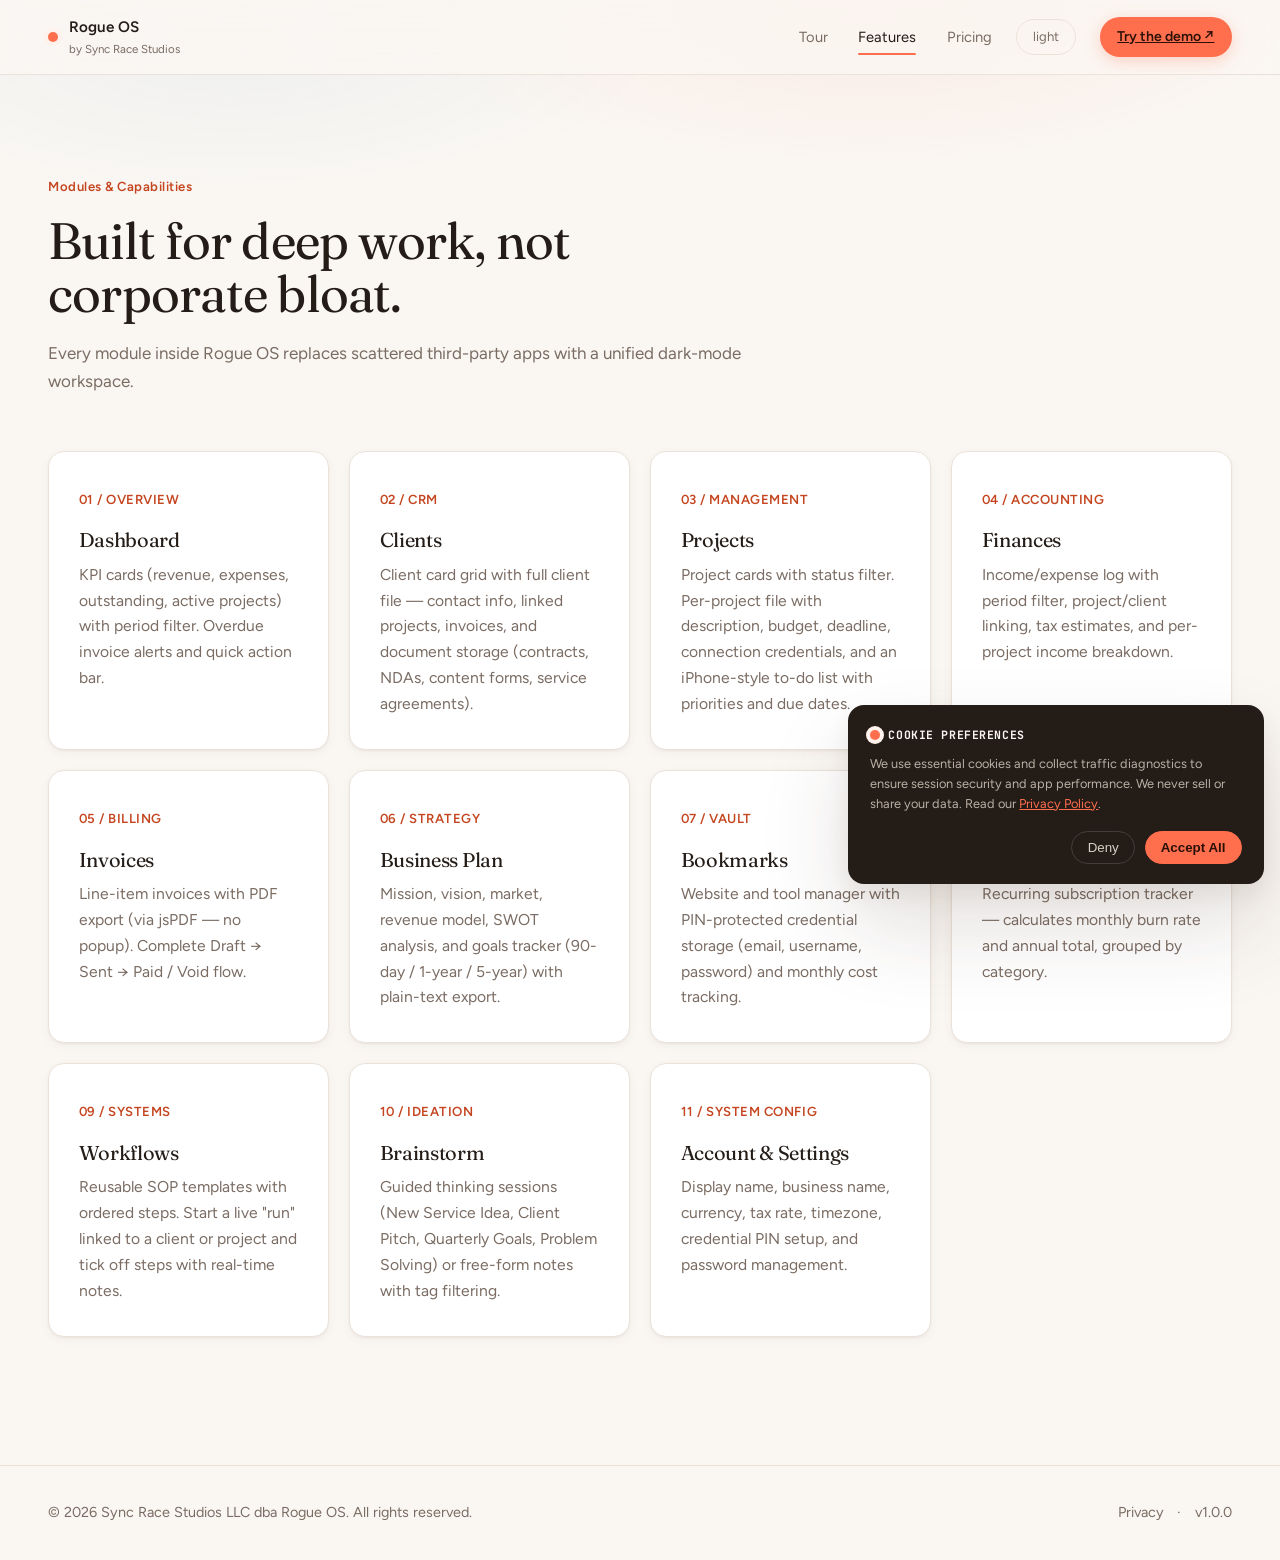
<file: pages/features.html>
<!DOCTYPE html>
<html lang="en">
<head>
  <meta charset="UTF-8">
  <meta name="viewport" content="width=device-width, initial-scale=1.0">
  <title>Features — Rogue OS</title>
  <script>(function(){try{if(localStorage.getItem('sr-theme')==='dark')document.documentElement.classList.add('dark');}catch(e){}})();</script>
  <link rel="stylesheet" href="../css/styles.css">
  <!-- Load Centralized Sync Race Style Web Components -->
  <script src="../js/components.js" defer></script>
</head>
<body>

  <!-- Centralized Top Navigation Component -->
  <site-nav></site-nav>

  <main>
    <section class="page-top shell">
      <div class="head">
        <span class="kicker">Modules &amp; Capabilities</span>
        <h1 style="font-size:clamp(2rem,4.5vw,3.2rem);">Built for deep work, not corporate bloat.</h1>
        <p>Every module inside Rogue OS replaces scattered third-party apps with a unified dark-mode workspace.</p>
      </div>

      <div class="cards">
        <div class="card">
          <span class="kicker" style="margin-bottom:0;">01 / OVERVIEW</span>
          <h3>Dashboard</h3>
          <p>KPI cards (revenue, expenses, outstanding, active projects) with period filter. Overdue invoice alerts and quick action bar.</p>
        </div>

        <div class="card">
          <span class="kicker" style="margin-bottom:0;">02 / CRM</span>
          <h3>Clients</h3>
          <p>Client card grid with full client file — contact info, linked projects, invoices, and document storage (contracts, NDAs, content forms, service agreements).</p>
        </div>

        <div class="card">
          <span class="kicker" style="margin-bottom:0;">03 / MANAGEMENT</span>
          <h3>Projects</h3>
          <p>Project cards with status filter. Per-project file with description, budget, deadline, connection credentials, and an iPhone-style to-do list with priorities and due dates.</p>
        </div>

        <div class="card">
          <span class="kicker" style="margin-bottom:0;">04 / ACCOUNTING</span>
          <h3>Finances</h3>
          <p>Income/expense log with period filter, project/client linking, tax estimates, and per-project income breakdown.</p>
        </div>

        <div class="card">
          <span class="kicker" style="margin-bottom:0;">05 / BILLING</span>
          <h3>Invoices</h3>
          <p>Line-item invoices with PDF export (via jsPDF — no popup). Complete Draft &rarr; Sent &rarr; Paid / Void flow.</p>
        </div>

        <div class="card">
          <span class="kicker" style="margin-bottom:0;">06 / STRATEGY</span>
          <h3>Business Plan</h3>
          <p>Mission, vision, market, revenue model, SWOT analysis, and goals tracker (90-day / 1-year / 5-year) with plain-text export.</p>
        </div>

        <div class="card">
          <span class="kicker" style="margin-bottom:0;">07 / VAULT</span>
          <h3>Bookmarks</h3>
          <p>Website and tool manager with PIN-protected credential storage (email, username, password) and monthly cost tracking.</p>
        </div>

        <div class="card">
          <span class="kicker" style="margin-bottom:0;">08 / SAAS BURN</span>
          <h3>Tech Stack</h3>
          <p>Recurring subscription tracker — calculates monthly burn rate and annual total, grouped by category.</p>
        </div>

        <div class="card">
          <span class="kicker" style="margin-bottom:0;">09 / SYSTEMS</span>
          <h3>Workflows</h3>
          <p>Reusable SOP templates with ordered steps. Start a live "run" linked to a client or project and tick off steps with real-time notes.</p>
        </div>

        <div class="card">
          <span class="kicker" style="margin-bottom:0;">10 / IDEATION</span>
          <h3>Brainstorm</h3>
          <p>Guided thinking sessions (New Service Idea, Client Pitch, Quarterly Goals, Problem Solving) or free-form notes with tag filtering.</p>
        </div>

        <div class="card">
          <span class="kicker" style="margin-bottom:0;">11 / SYSTEM CONFIG</span>
          <h3>Account &amp; Settings</h3>
          <p>Display name, business name, currency, tax rate, timezone, credential PIN setup, and password management.</p>
        </div>
      </div>
    </section>
  </main>

  <!-- Centralized Footer Component -->
  <site-footer></site-footer>

  <!-- Cookie Consent Banner -->
  <cookie-consent></cookie-consent>

</body>
</html>
</file>
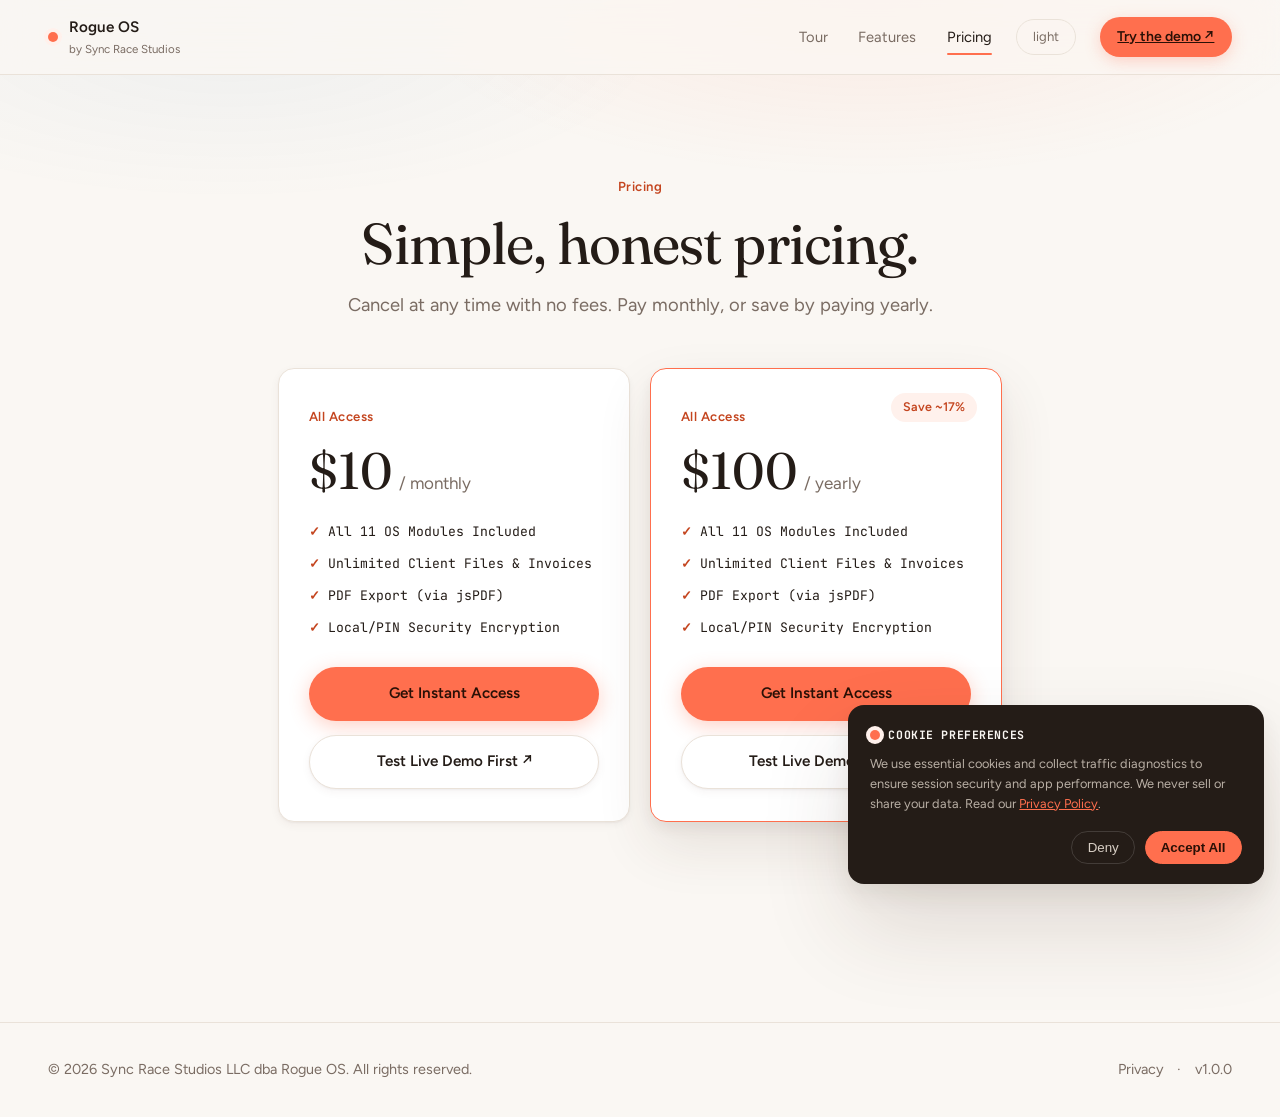
<file: pages/pricing.html>
<!DOCTYPE html>
<html lang="en">
<head>
  <meta charset="UTF-8">
  <meta name="viewport" content="width=device-width, initial-scale=1.0">
  <title>Pricing — Rogue OS</title>
  <script>(function(){try{if(localStorage.getItem('sr-theme')==='dark')document.documentElement.classList.add('dark');}catch(e){}})();</script>
  <link rel="stylesheet" href="../css/styles.css">
  <!-- Load Centralized Sync Race Style Web Components -->
  <script src="../js/components.js" defer></script>
</head>
<body>

  <!-- Centralized Top Navigation Component -->
  <site-nav></site-nav>

  <main>
    <section class="page-top shell" style="text-align:center;">
      <span class="kicker">Pricing</span>
      <h1 style="font-size:clamp(2.2rem,5vw,3.6rem);">Simple, honest pricing.</h1>
      <p class="lede" style="margin-inline:auto;margin-top:1rem;">Cancel at any time with no fees. Pay monthly, or save by paying yearly.</p>
    </section>

    <section class="band" style="padding-top:1rem;">
      <div class="shell" style="max-width:820px;">
        <div class="cards">

          <!-- Monthly -->
          <div class="card card-pricing">
            <span class="kicker" style="margin-bottom:0;">All Access</span>
            <div class="price-tag">
              <span class="amount">$10</span>
              <span class="period">/ monthly</span>
            </div>
            <ul class="check-list">
              <li>All 11 OS Modules Included</li>
              <li>Unlimited Client Files &amp; Invoices</li>
              <li>PDF Export (via jsPDF)</li>
              <li>Local/PIN Security Encryption</li>
            </ul>

            <div class="actions" style="flex-direction:column;align-items:stretch;">
              <a href="#" class="btn btn-lamp" style="justify-content:center;">Get Instant Access</a>
              <a href="https://freelancer.srcs.online/index.html?demo=true" target="_blank" rel="noopener noreferrer" class="btn btn-quiet" style="justify-content:center;">Test Live Demo First ↗</a>
            </div>
          </div>

          <!-- Yearly -->
          <div class="card card-pricing featured">
            <span class="pill pill-lamp badge-save">Save ~17%</span>
            <span class="kicker" style="margin-bottom:0;">All Access</span>
            <div class="price-tag">
              <span class="amount">$100</span>
              <span class="period">/ yearly</span>
            </div>
            <ul class="check-list">
              <li>All 11 OS Modules Included</li>
              <li>Unlimited Client Files &amp; Invoices</li>
              <li>PDF Export (via jsPDF)</li>
              <li>Local/PIN Security Encryption</li>
            </ul>

            <div class="actions" style="flex-direction:column;align-items:stretch;">
              <a href="#" class="btn btn-lamp" style="justify-content:center;">Get Instant Access</a>
              <a href="https://freelancer.srcs.online/index.html?demo=true" target="_blank" rel="noopener noreferrer" class="btn btn-quiet" style="justify-content:center;">Test Live Demo First ↗</a>
            </div>
          </div>

        </div>
      </div>
    </section>
  </main>

  <!-- Centralized Footer Component -->
  <site-footer></site-footer>

  <!-- Cookie Consent Banner -->
  <cookie-consent></cookie-consent>

</body>
</html>
</file>
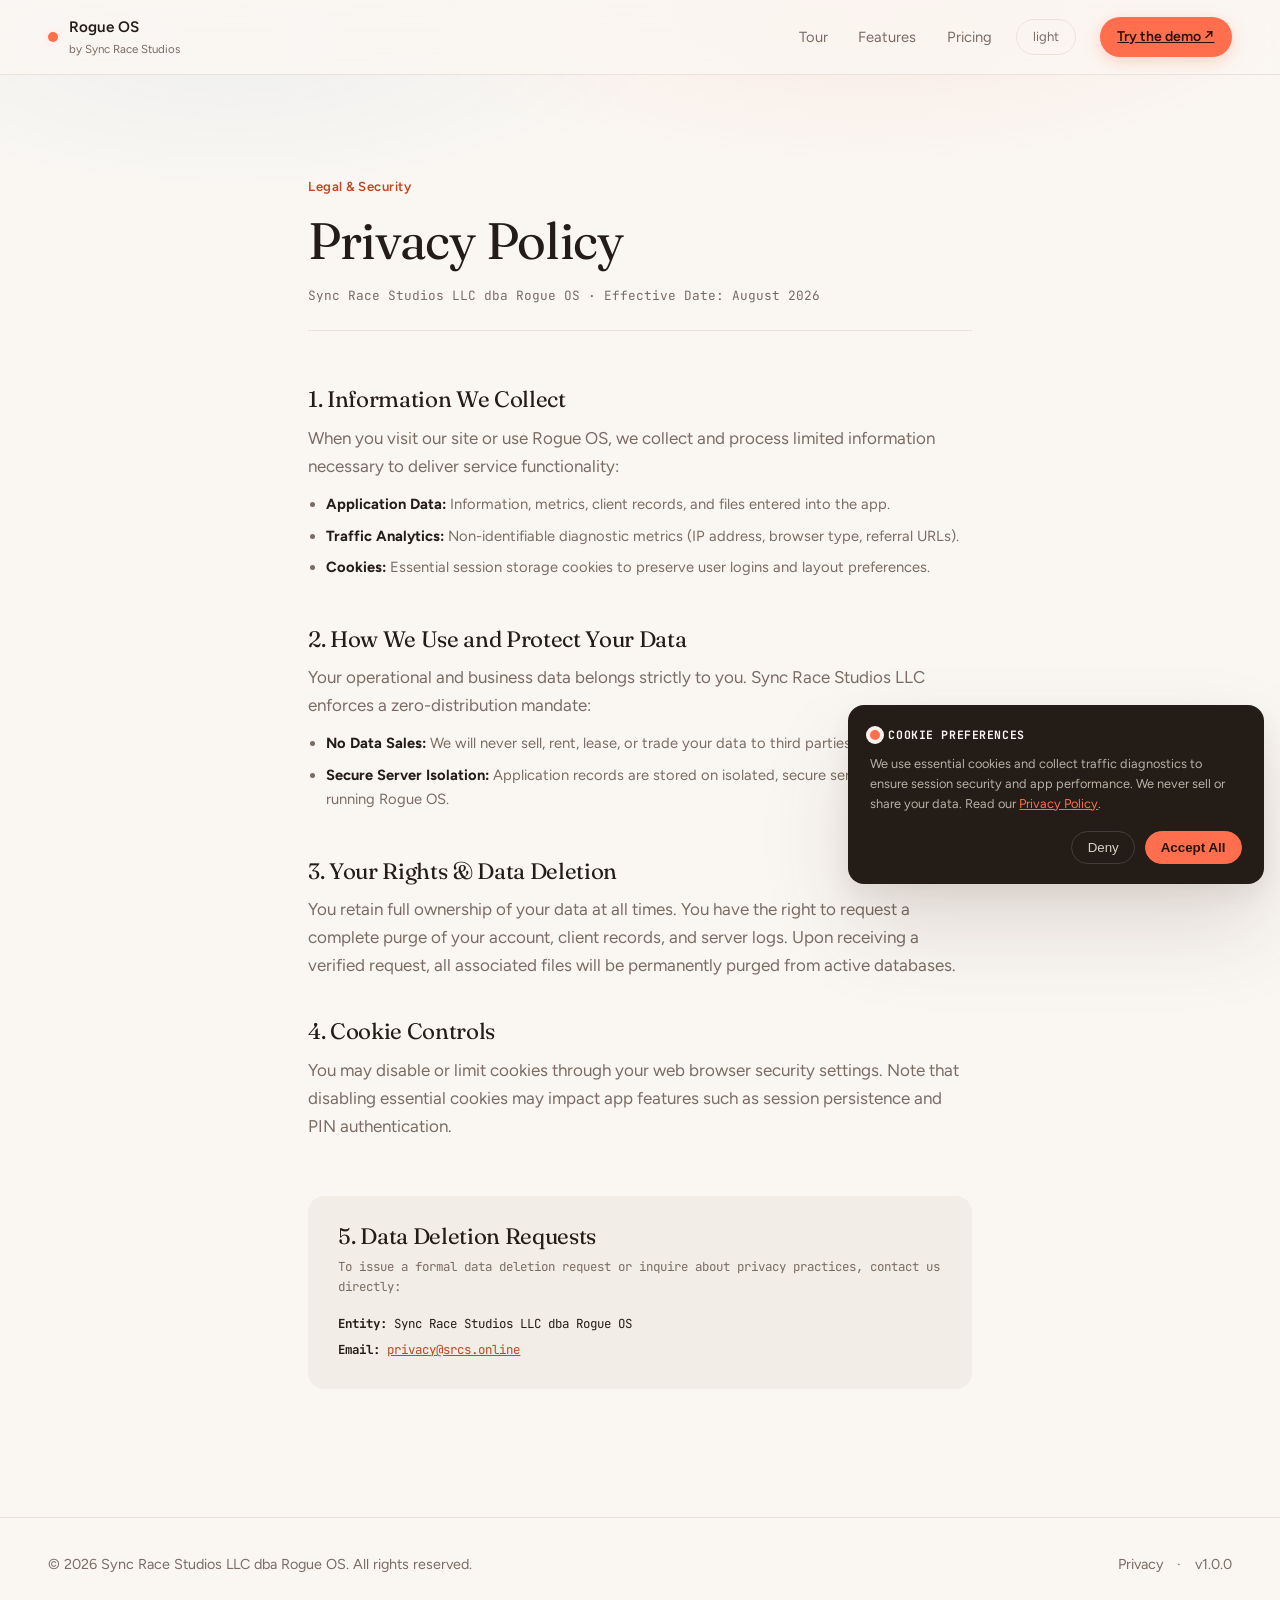
<file: pages/privacy.html>
<!DOCTYPE html>
<html lang="en">
<head>
  <meta charset="UTF-8">
  <meta name="viewport" content="width=device-width, initial-scale=1.0">
  <title>Privacy Policy — Rogue OS</title>
  <script>(function(){try{if(localStorage.getItem('sr-theme')==='dark')document.documentElement.classList.add('dark');}catch(e){}})();</script>
  <link rel="stylesheet" href="../css/styles.css">
  <!-- Load Centralized Sync Race Style Web Components -->
  <script src="../js/components.js" defer></script>
</head>
<body>

  <!-- Centralized Top Navigation Component -->
  <site-nav></site-nav>

  <main>
    <section class="page-top shell" style="max-width:760px;">
      <div class="head" style="border-bottom:1px solid var(--hair);padding-bottom:1.5rem;">
        <span class="kicker">Legal &amp; Security</span>
        <h1 style="font-size:clamp(2rem,4.5vw,3.2rem);">Privacy Policy</h1>
        <p style="font-family:'JetBrains Mono',monospace;font-size:.8rem;">Sync Race Studios LLC dba Rogue OS · Effective Date: August 2026</p>
      </div>

      <div style="display:grid;gap:2.5rem;">

        <section>
          <h2 style="font-size:1.4rem;margin-bottom:.75rem;">1. Information We Collect</h2>
          <p class="muted">When you visit our site or use Rogue OS, we collect and process limited information necessary to deliver service functionality:</p>
          <ul class="legal-list">
            <li><strong style="color:var(--ink);">Application Data:</strong> Information, metrics, client records, and files entered into the app.</li>
            <li><strong style="color:var(--ink);">Traffic Analytics:</strong> Non-identifiable diagnostic metrics (IP address, browser type, referral URLs).</li>
            <li><strong style="color:var(--ink);">Cookies:</strong> Essential session storage cookies to preserve user logins and layout preferences.</li>
          </ul>
        </section>

        <section>
          <h2 style="font-size:1.4rem;margin-bottom:.75rem;">2. How We Use and Protect Your Data</h2>
          <p class="muted">Your operational and business data belongs strictly to you. Sync Race Studios LLC enforces a zero-distribution mandate:</p>
          <ul class="legal-list">
            <li><strong style="color:var(--ink);">No Data Sales:</strong> We will never sell, rent, lease, or trade your data to third parties or brokers.</li>
            <li><strong style="color:var(--ink);">Secure Server Isolation:</strong> Application records are stored on isolated, secure servers solely for running Rogue OS.</li>
          </ul>
        </section>

        <section>
          <h2 style="font-size:1.4rem;margin-bottom:.75rem;">3. Your Rights &amp; Data Deletion</h2>
          <p class="muted">You retain full ownership of your data at all times. You have the right to request a complete purge of your account, client records, and server logs. Upon receiving a verified request, all associated files will be permanently purged from active databases.</p>
        </section>

        <section>
          <h2 style="font-size:1.4rem;margin-bottom:.75rem;">4. Cookie Controls</h2>
          <p class="muted">You may disable or limit cookies through your web browser security settings. Note that disabling essential cookies may impact app features such as session persistence and PIN authentication.</p>
        </section>

        <section class="legal-note">
          <h2 style="font-size:1.4rem;margin-bottom:.5rem;">5. Data Deletion Requests</h2>
          <p style="font-family:'JetBrains Mono',monospace;font-size:.78rem;margin-bottom:1rem;">To issue a formal data deletion request or inquire about privacy practices, contact us directly:</p>
          <div style="font-family:'JetBrains Mono',monospace;font-size:.78rem;color:var(--ink);display:grid;gap:.35rem;">
            <p style="color:var(--ink);"><strong>Entity:</strong> Sync Race Studios LLC dba Rogue OS</p>
            <p style="color:var(--ink);"><strong>Email:</strong> <a href="mailto:privacy@srcs.online" class="warm" style="text-decoration:underline;">privacy@srcs.online</a></p>
          </div>
        </section>

      </div>
    </section>
  </main>

  <!-- Centralized Footer Component -->
  <site-footer></site-footer>

  <!-- Cookie Consent Banner -->
  <cookie-consent></cookie-consent>

</body>
</html>
</file>
<file: css/styles.css>
@import url('https://fonts.googleapis.com/css2?family=Fraunces:opsz,wght@9..144,400;9..144,500&family=Figtree:wght@400;500;600;700&family=JetBrains+Mono:wght@400;500&display=swap');

/* ============================================================
   SYNC RACE STUDIOS — shared stylesheet
   Every page links this one file. Change a value here and the
   whole site follows.

   The palette is a room with the curtains open: soft warm white
   walls, warm shadows, and your logo's coral as the light.
   Both brand colours come straight from Assets/srcslogo.
   ============================================================ */

:root{
  --paper:    #FAF7F3;   /* the wall */
  --surface:  #FFFFFF;   /* anything that floats */
  --sunk:     #F2EDE6;   /* insets, code wells */
  --ink:      #241C17;   /* headings, body */
  --dust:     #7A6C63;   /* secondary text */
  --hair:     #EAE2D9;   /* 1px rules */

  --lamp:     #FF6F4E;   /* brand coral — fills and graphics only */
  --lamp-ink: #C4451F;   /* darkened coral — safe for text on white */
  --lamp-soft:#FFF1EC;   /* coral at a whisper */
  --blue:     #1D6AAE;   /* brand blue */
  --blue-soft:#EDF4FA;

  /* Warm shadows. Tinted brown, never grey. */
  --lift-1: 0 1px 2px rgba(70,45,30,.05), 0 3px 10px rgba(70,45,30,.05);
  --lift-2: 0 2px 5px rgba(70,45,30,.06), 0 10px 28px rgba(70,45,30,.08);
  --lift-3: 0 6px 14px rgba(70,45,30,.07), 0 24px 56px rgba(70,45,30,.11);
  --lift-4: 0 10px 24px rgba(70,45,30,.08), 0 44px 90px rgba(70,45,30,.14);

  --ease: cubic-bezier(.22,.61,.36,1);
  --gut:  clamp(1.25rem,4vw,3rem);
  --max:  1440px;
}

/* Evening mode — the same room after dark. Warm, never black. */
:root.dark{
  --paper:    #191310;
  --surface:  #221A16;
  --sunk:     #2C221B;
  --ink:      #F6EEE7;
  --dust:     #A9998E;
  --hair:     #34281F;

  --lamp:     #FF7E5E;
  --lamp-ink: #FF9878;
  --lamp-soft:#2E1E18;
  --blue:     #6FB0E8;
  --blue-soft:#1B2632;

  --lift-1: 0 1px 2px rgba(0,0,0,.3), 0 3px 10px rgba(0,0,0,.22);
  --lift-2: 0 2px 6px rgba(0,0,0,.3), 0 12px 30px rgba(0,0,0,.3);
  --lift-3: 0 6px 16px rgba(0,0,0,.32), 0 26px 60px rgba(0,0,0,.36);
  --lift-4: 0 10px 26px rgba(0,0,0,.34), 0 46px 92px rgba(0,0,0,.44);
}

*,*::before,*::after{ box-sizing:border-box; }
html{ scroll-behavior:smooth; -webkit-text-size-adjust:100%; }
body{
  margin:0; min-height:100vh; background:var(--paper); color:var(--ink);
  font-family:'Figtree',system-ui,-apple-system,sans-serif;
  font-size:1.0625rem; line-height:1.65; -webkit-font-smoothing:antialiased;
  display:flex; flex-direction:column;
  transition:background .4s var(--ease), color .4s var(--ease);
}
main{ flex:1; }
img{ display:block; max-width:100%; }
a{ color:inherit; }
:focus-visible{ outline:2px solid var(--lamp-ink); outline-offset:3px; border-radius:3px; }

/* soft light spilling in from the top of every page */
body::before{
  content:''; position:fixed; inset:0 0 auto 0; height:70vh; z-index:0; pointer-events:none;
  background:
    radial-gradient(58% 44% at 68% 0%, rgba(255,111,78,.09), transparent 64%),
    radial-gradient(50% 38% at 18% 6%, rgba(29,106,174,.05), transparent 68%);
}
:root.dark body::before{
  background:
    radial-gradient(58% 44% at 68% 0%, rgba(255,126,94,.16), transparent 64%),
    radial-gradient(50% 38% at 18% 6%, rgba(255,178,126,.07), transparent 68%);
}
main,footer,site-nav{ position:relative; z-index:1; }

.shell{ max-width:var(--max); margin-inline:auto; padding-inline:var(--gut); width:100%; }

/* ---------- type ---------- */
h1,h2,h3{ font-family:'Fraunces',Georgia,serif; font-weight:400; letter-spacing:-.015em; margin:0; line-height:1.1; }
h1{ font-size:clamp(2.4rem,6.5vw,5.4rem); line-height:1.04; }
h2{ font-size:clamp(1.9rem,4.2vw,3.4rem); }
h3{ font-size:1.25rem; }
p{ margin:0; }
.warm{ color:var(--lamp-ink); }
.kicker{ display:inline-block; font-size:.82rem; font-weight:600; letter-spacing:.04em; color:var(--lamp-ink); margin-bottom:1rem; }
.lede{ color:var(--dust); font-size:1.15rem; max-width:56ch; }
.muted{ color:var(--dust); }

/* ---------- layout helpers ---------- */
.band{ padding-block:clamp(3.5rem,9vw,6.5rem); }
.head{ max-width:66ch; margin-bottom:clamp(2.25rem,5vw,3.5rem); }
.head p{ color:var(--dust); margin-top:1.15rem; }
.page-top{ padding-block:clamp(3.5rem,9vw,6rem) clamp(1rem,3vw,2rem); }

/* ---------- buttons ---------- */
.btn{
  display:inline-flex; align-items:center; gap:.5rem; text-decoration:none;
  padding:.85rem 1.6rem; border-radius:999px; font-weight:600; font-size:.95rem;
  border:1px solid transparent; cursor:pointer;
  transition:transform .3s var(--ease), box-shadow .3s var(--ease), background .3s var(--ease);
}
.btn-lamp{ background:var(--lamp); color:#2A1006; box-shadow:0 5px 20px rgba(255,111,78,.32); }
.btn-lamp:hover{ transform:translateY(-2px); box-shadow:0 10px 30px rgba(255,111,78,.42); }
.btn-quiet{ background:var(--surface); color:var(--ink); border-color:var(--hair); box-shadow:var(--lift-1); }
.btn-quiet:hover{ transform:translateY(-2px); box-shadow:var(--lift-2); }

/* ---------- cards ---------- */
.cards{ display:grid; grid-template-columns:repeat(auto-fit,minmax(275px,1fr)); gap:1.25rem; }
.card{
  background:var(--surface); border:1px solid var(--hair); border-radius:16px;
  padding:2rem 1.85rem; box-shadow:var(--lift-1); text-decoration:none; color:inherit;
  display:block; transition:transform .4s var(--ease), box-shadow .4s var(--ease);
}
.card:hover{ transform:translateY(-5px); box-shadow:var(--lift-3); }
.card p{ color:var(--dust); margin-top:.65rem; font-size:.98rem; }
.card h3{ margin-top:1.1rem; }

/* ---------- browser frame for screenshots ---------- */
.frame{
  background:var(--surface); border:1px solid var(--hair); border-radius:14px;
  overflow:hidden; box-shadow:var(--lift-3);
  transition:transform .5s var(--ease), box-shadow .5s var(--ease);
}
.frame-link:hover .frame{ transform:translateY(-6px); box-shadow:var(--lift-4); }
.frame-bar{ display:flex; align-items:center; gap:.4rem; padding:.8rem 1rem; border-bottom:1px solid var(--hair); background:var(--sunk); }
.dot{ width:9px; height:9px; border-radius:50%; background:var(--hair); }
.frame-url{ margin-left:.55rem; font-size:.78rem; color:var(--dust); }
.shot{ width:100%; aspect-ratio:16/9; object-fit:cover; object-position:top center; background:var(--sunk); }
.slot{
  aspect-ratio:16/9; display:flex; flex-direction:column; gap:.35rem;
  align-items:center; justify-content:center; text-align:center; padding:2rem;
  background:var(--sunk); color:var(--dust); font-size:.9rem;
}
.slot b{ color:var(--lamp-ink); font-weight:600; }

/* ---------- pills ---------- */
.pill{ display:inline-block; padding:.28rem .75rem; border-radius:999px; font-size:.78rem; font-weight:600; }
.pill-lamp{ background:var(--lamp-soft); color:var(--lamp-ink); }
.pill-blue{ background:var(--blue-soft); color:var(--blue); }

/* ---------- feature list ---------- */
.wells{ display:grid; grid-template-columns:repeat(auto-fit,minmax(215px,1fr)); gap:1rem; }
.well{ background:var(--sunk); border-radius:12px; padding:1.35rem 1.4rem; }
.well b{ display:block; margin-bottom:.35rem; font-size:.95rem; }
.well span{ color:var(--dust); font-size:.9rem; }

/* ---------- footer ---------- */
.foot{ border-top:1px solid var(--hair); margin-top:clamp(3.5rem,8vw,6rem); }
.foot .shell{ display:flex; flex-wrap:wrap; gap:.85rem 2rem; justify-content:space-between; padding-block:2.2rem; color:var(--dust); font-size:.9rem; }
.foot a{ text-decoration:none; }
.foot a:hover{ color:var(--lamp-ink); }

/* ---------- entrance ---------- */
.rise{ opacity:0; transform:translateY(18px); transition:opacity .75s var(--ease), transform .75s var(--ease); }
.rise.in{ opacity:1; transform:none; }
@media(prefers-reduced-motion:reduce){
  html{ scroll-behavior:auto; }
  *{ transition-duration:.01ms !important; animation:none !important; }
  .rise{ opacity:1; transform:none; }
}

/* ============================================================
   NAV — styled here rather than inside nav.js so it inherits
   the tokens above and follows the theme.
   ============================================================ */
site-nav{ position:sticky; top:0; z-index:80; display:block; }
.nav-shade{
  background:color-mix(in srgb, var(--paper) 82%, transparent);
  backdrop-filter:blur(16px) saturate(150%);
  border-bottom:1px solid var(--hair);
}
.nav-in{
  max-width:var(--max); margin-inline:auto; padding-inline:var(--gut);
  height:74px; display:flex; align-items:center; gap:1.5rem;
}
.brand{ display:flex; align-items:center; gap:.7rem; text-decoration:none; color:var(--ink); margin-right:auto; }
.brand img{ width:32px; height:32px; }
.brand b{ display:block; font-weight:600; font-size:.95rem; }
.brand em{ display:block; font-style:normal; font-size:.72rem; color:var(--dust); }

.nav-links{ display:flex; align-items:center; gap:1.9rem; }
.nav-links a{ color:var(--dust); text-decoration:none; font-size:.92rem; padding:.35rem 0; position:relative; transition:color .25s ease; }
.nav-links a:hover,
.nav-links a[aria-current="page"]{ color:var(--ink); }
.nav-links a[aria-current="page"]::after{
  content:''; position:absolute; left:0; right:0; bottom:0; height:2px;
  border-radius:2px; background:var(--lamp);
}
.theme-btn{
  background:none; border:1px solid var(--hair); border-radius:999px;
  padding:.4rem 1rem; font:inherit; font-size:.82rem; color:var(--dust);
  cursor:pointer; transition:color .25s ease, border-color .25s ease;
}
.theme-btn:hover{ color:var(--ink); border-color:var(--lamp); }
.nav-cta{
  background:var(--lamp); color:#2A1006 !important; padding:.55rem 1.1rem;
  border-radius:999px; font-weight:600; font-size:.88rem;
  box-shadow:0 4px 16px rgba(255,111,78,.28);
  transition:transform .25s ease, box-shadow .25s ease;
}
.nav-cta:hover{ transform:translateY(-1px); box-shadow:0 8px 24px rgba(255,111,78,.4); }
.nav-cta::after{ display:none !important; }

.nav-toggle{ display:none; background:none; border:0; cursor:pointer; padding:.5rem; color:var(--ink); }
.nav-toggle span{ display:block; width:20px; height:1.5px; background:currentColor; margin:4px 0; transition:transform .3s ease, opacity .3s ease; }
site-nav[data-open] .nav-toggle span:nth-child(1){ transform:translateY(5.5px) rotate(45deg); }
site-nav[data-open] .nav-toggle span:nth-child(2){ opacity:0; }
site-nav[data-open] .nav-toggle span:nth-child(3){ transform:translateY(-5.5px) rotate(-45deg); }

@media(max-width:860px){
  .nav-toggle{ display:block; }
  .nav-links{
    position:absolute; inset:74px 0 auto 0; flex-direction:column; gap:0; display:none;
    background:var(--paper); border-bottom:1px solid var(--hair); box-shadow:var(--lift-2);
    padding:.4rem 0 1.2rem;
  }
  site-nav[data-open] .nav-links{ display:flex; }
  .nav-links a{ width:100%; padding:.85rem var(--gut); font-size:1rem; }
  .nav-links a[aria-current="page"]::after{ left:var(--gut); right:auto; width:20px; }
  .theme-btn,.nav-cta{ margin:.7rem var(--gut) 0; align-self:flex-start; }
}

/* ============================================================
   CONTACT FORM
   ============================================================ */
.form{ display:grid; gap:1.15rem; }
.field{ display:grid; gap:.45rem; }
.field label{ font-weight:600; font-size:.92rem; }
.field .hint{ font-size:.85rem; color:var(--dust); font-weight:400; }
.field input,
.field select,
.field textarea{
  font:inherit; font-size:1rem; color:var(--ink);
  background:var(--surface); border:1px solid var(--hair); border-radius:12px;
  padding:.8rem 1rem; width:100%;
  transition:border-color .25s var(--ease), box-shadow .25s var(--ease);
}
.field textarea{ min-height:150px; resize:vertical; }
.field input:hover,
.field select:hover,
.field textarea:hover{ border-color:var(--dust); }
.field input:focus,
.field select:focus,
.field textarea:focus{
  outline:none; border-color:var(--lamp);
  box-shadow:0 0 0 4px var(--lamp-soft);
}
/* keeps bots busy; real people never see it */
.trap{ position:absolute; left:-9999px; opacity:0; pointer-events:none; }
.form-note{ font-size:.9rem; color:var(--dust); }

/* ============================================================
   ROGUE OS PAGE EXTRAS — additions specific to the Freelancer
   (Rogue OS) product site, built on the tokens/classes above.
   ============================================================ */

/* brand mark: small glowing dot used in place of a logo image */
.brand-mark{ width:10px; height:10px; border-radius:50%; background:var(--lamp); box-shadow:0 0 0 4px var(--lamp-soft); flex:none; }

/* button / link rows */
.actions{ display:flex; flex-wrap:wrap; gap:.85rem; align-items:center; }
.actions.center{ justify-content:center; }

/* badge row, e.g. "Every SOP. Every Client. ..." */
.badge-row{
  display:flex; flex-wrap:wrap; justify-content:center; gap:.5rem 1.1rem;
  font-family:'JetBrains Mono',monospace; font-size:.78rem; letter-spacing:.04em;
  text-transform:uppercase; color:var(--lamp-ink);
}

/* dark product mockup panel used on the homepage hero */
.mockup{
  background:#14100D; border:1px solid rgba(255,255,255,.08); border-radius:18px;
  padding:1.5rem; box-shadow:var(--lift-4); color:#F6EEE7; max-width:960px; margin-inline:auto;
}
.mockup-bar{
  display:flex; align-items:center; justify-content:space-between; padding-bottom:1rem;
  border-bottom:1px solid rgba(255,255,255,.08); font-family:'JetBrains Mono',monospace;
  font-size:.75rem; color:#9A9088;
}
.mockup-dots{ display:flex; align-items:center; gap:.4rem; }
.mockup-dots span{ width:9px; height:9px; border-radius:50%; background:rgba(255,255,255,.18); }
.mockup-url{ color:#8A8078; }
.mockup-live{
  color:var(--lamp); background:rgba(255,111,78,.12); padding:.25rem .6rem; border-radius:6px;
  transition:background .25s ease, color .25s ease;
}
.mockup:hover .mockup-live{ background:var(--lamp); color:#2A1006; }
.mockup-grid{ display:grid; grid-template-columns:repeat(auto-fit,minmax(160px,1fr)); gap:1rem; margin-top:1.25rem; }
.mockup-card{
  background:rgba(255,255,255,.04); border:1px solid rgba(255,255,255,.07); border-radius:12px;
  padding:1.1rem; font-family:'JetBrains Mono',monospace; min-height:9rem;
  display:flex; flex-direction:column; justify-content:space-between;
}
.mockup-card .stat-label{ font-size:.65rem; letter-spacing:.06em; text-transform:uppercase; color:#8A8078; }
.mockup-card .stat-value{ font-size:1.5rem; margin-top:.6rem; font-weight:600; }
.mockup-card .stat-sub{ font-size:.7rem; color:#7A7168; margin-top:.3rem; }

/* dark CTA banner (reviews section) */
.cta-banner{
  background:var(--ink); color:var(--paper); border-radius:20px; padding:2.25rem;
  display:flex; flex-wrap:wrap; align-items:center; justify-content:space-between; gap:1.5rem;
  max-width:900px; margin-inline:auto;
}
.cta-banner h3{ color:var(--paper); }
.cta-banner p{ color:#B9AFA5; font-family:'JetBrains Mono',monospace; font-size:.8rem; margin-top:.35rem; }
:root.dark .cta-banner{ background:var(--surface); border:1px solid var(--hair); }
:root.dark .cta-banner p{ color:var(--dust); }

/* testimonial cards */
.stars{ color:var(--lamp-ink); font-weight:600; font-size:.8rem; letter-spacing:.05em; }
.quote{ font-style:italic; color:var(--ink); font-size:.98rem; line-height:1.6; }
.who{ display:flex; align-items:center; justify-content:space-between; margin-top:1.5rem; padding-top:1rem; border-top:1px solid var(--hair); }
.who b{ display:block; font-size:.9rem; font-weight:600; }
.who span{ display:block; font-size:.75rem; color:var(--dust); font-family:'JetBrains Mono',monospace; margin-top:.15rem; }

/* pricing cards */
.card-pricing{ position:relative; text-align:left; }
.card-pricing.featured{ border-color:var(--lamp); box-shadow:var(--lift-3); }
.badge-save{ position:absolute; top:1.5rem; right:1.5rem; }
.price-tag{ display:flex; align-items:baseline; gap:.4rem; margin:1rem 0 1.5rem; }
.price-tag .amount{ font-family:'Fraunces',Georgia,serif; font-size:3.2rem; line-height:1; color:var(--ink); }
.price-tag .period{ color:var(--dust); }
.check-list{ list-style:none; padding:0; margin:0 0 1.75rem; display:grid; gap:.65rem; font-family:'JetBrains Mono',monospace; font-size:.82rem; color:var(--ink); }
.check-list li{ display:flex; align-items:flex-start; gap:.55rem; }
.check-list li::before{ content:'✓'; color:var(--lamp-ink); font-weight:700; }

/* cookie consent banner */
.cookie-banner{
  position:fixed; bottom:1rem; right:1rem; left:1rem; z-index:90; max-width:26rem;
  margin-inline:auto; background:var(--ink); color:var(--paper); border-radius:16px;
  padding:1.25rem 1.4rem; box-shadow:var(--lift-4); font-size:.85rem;
  transition:opacity .2s ease;
}
@media(min-width:640px){ .cookie-banner{ left:auto; } }
.cookie-banner h4{
  font-family:'JetBrains Mono',monospace; font-size:.72rem; letter-spacing:.05em; text-transform:uppercase;
  margin:0 0 .6rem; display:flex; align-items:center; gap:.5rem; color:var(--paper);
}
.cookie-banner p{ color:#B9AFA5; font-size:.8rem; line-height:1.55; margin-bottom:1.1rem; }
.cookie-banner a{ color:var(--lamp); text-decoration:underline; }
.cookie-actions{ display:flex; justify-content:flex-end; gap:.6rem; font-family:'JetBrains Mono',monospace; font-size:.78rem; }
.cookie-actions button{
  border-radius:999px; padding:.5rem .95rem; cursor:pointer; border:1px solid rgba(255,255,255,.14);
  background:transparent; color:#D8CFC5; transition:background .2s ease, color .2s ease;
}
.cookie-actions button:hover{ background:rgba(255,255,255,.08); }
.cookie-actions button.accept{ background:var(--lamp); border-color:var(--lamp); color:#2A1006; font-weight:600; }
.cookie-actions button.accept:hover{ background:var(--lamp-ink); }

/* legal / privacy page */
.legal-list{ margin:.75rem 0 0; padding-left:1.15rem; color:var(--dust); font-size:.92rem; line-height:1.65; }
.legal-list li{ margin-bottom:.45rem; }
.legal-note{ background:var(--sunk); border-radius:16px; padding:1.75rem 1.9rem; margin-top:1rem; }
.legal-note p{ color:var(--dust); }
</file>
